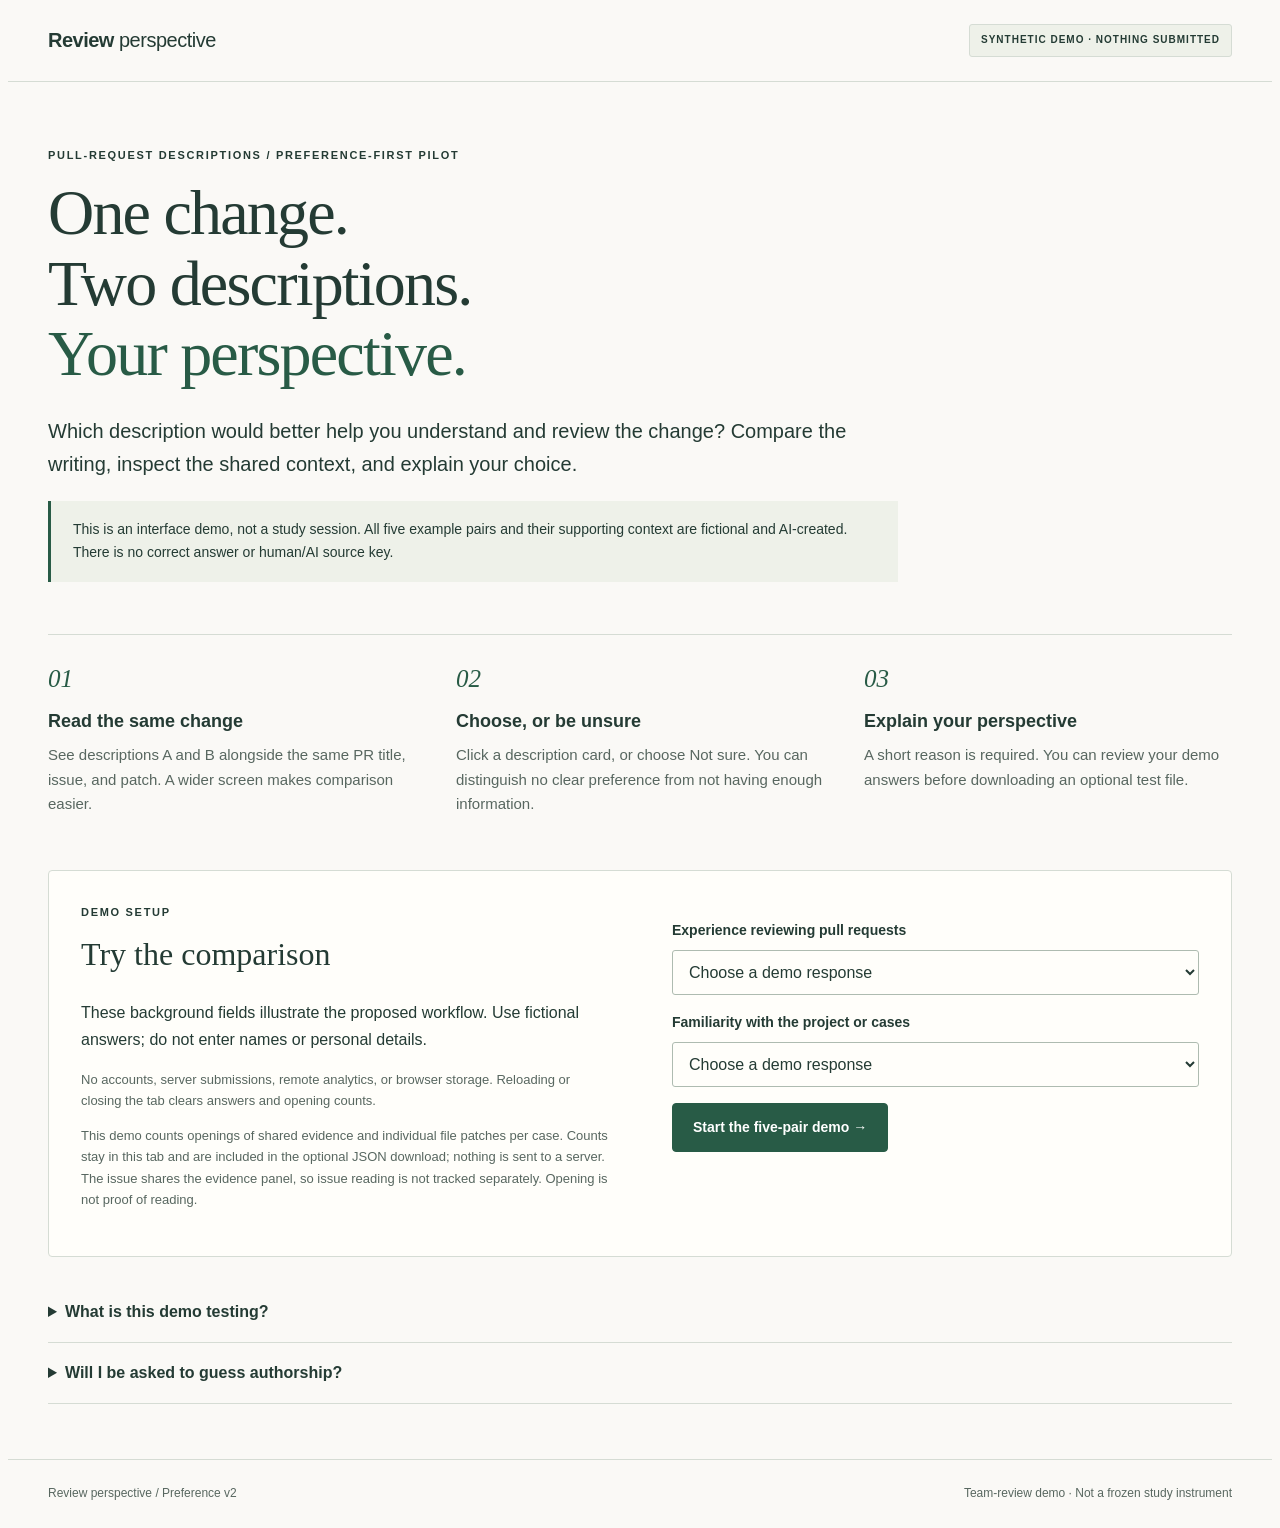
<file: index.html>
<!doctype html>
<html lang="en">
<head>
  <meta charset="utf-8">
  <meta name="viewport" content="width=device-width, initial-scale=1">
  <meta name="description" content="Synthetic demo of paired pull-request description preferences. No research responses are collected.">
  <meta http-equiv="Content-Security-Policy" content="default-src 'none'; script-src 'self'; style-src 'self'; img-src 'self'; connect-src 'none'; object-src 'none'; base-uri 'none'; form-action 'none'">
  <title>Review perspective · Paired-description demo</title>
  <link rel="stylesheet" href="styles.css">
  <script src="fixtures.js" defer></script>
  <script src="core.js" defer></script>
  <script src="interactions.js" defer></script>
  <script src="app.js" defer></script>
</head>
<body>
  <a class="skip-link" href="#main">Skip to content</a>
  <header class="site-header"><span class="brand">Review <span>perspective</span></span><span class="badge">SYNTHETIC DEMO · NOTHING SUBMITTED</span></header>
  <main id="main">
    <section id="welcome" aria-labelledby="welcome-title">
      <div class="hero">
        <p class="eyebrow">Pull-request descriptions / Preference-first pilot</p>
        <h1 id="welcome-title">One change.<br>Two descriptions.<br><em>Your perspective.</em></h1>
        <p class="lead">Which description would better help you understand and review the change? Compare the writing, inspect the shared context, and explain your choice.</p>
        <p class="demo-notice">This is an interface demo, not a study session. All five example pairs and their supporting context are fictional and AI-created. There is no correct answer or human/AI source key.</p>
      </div>
      <div class="steps">
        <section><p class="step-number">01</p><h2>Read the same change</h2><p>See descriptions A and B alongside the same PR title, issue, and patch. A wider screen makes comparison easier.</p></section>
        <section><p class="step-number">02</p><h2>Choose, or be unsure</h2><p>Click a description card, or choose Not sure. You can distinguish no clear preference from not having enough information.</p></section>
        <section><p class="step-number">03</p><h2>Explain your perspective</h2><p>A short reason is required. You can review your demo answers before downloading an optional test file.</p></section>
      </div>
      <section class="setup" aria-labelledby="setup-title">
        <div><p class="eyebrow">Demo setup</p><h2 id="setup-title">Try the comparison</h2><p>These background fields illustrate the proposed workflow. Use fictional answers; do not enter names or personal details.</p><p class="small">No accounts, server submissions, remote analytics, or browser storage. Reloading or closing the tab clears answers and opening counts.</p><p id="interaction-notice" class="small">This demo counts openings of shared evidence and individual file patches per case. Counts stay in this tab and are included in the optional JSON download; nothing is sent to a server. The issue shares the evidence panel, so issue reading is not tracked separately. Opening is not proof of reading.</p></div>
        <div class="setup-fields">
          <label for="experience">Experience reviewing pull requests</label>
          <select id="experience"><option value="">Choose a demo response</option><option value="none">None yet</option><option value="occasional">Occasional</option><option value="regular">Regular</option><option value="prefer_not">Prefer not to say</option></select>
          <label for="familiarity">Familiarity with the project or cases</label>
          <select id="familiarity"><option value="">Choose a demo response</option><option value="none">None</option><option value="project">Know the project, not these cases</option><option value="case">Have seen a case or description</option><option value="prefer_not">Prefer not to say</option></select>
          <p id="setup-error" class="error" role="alert"></p>
          <button id="start" class="button primary" type="button">Start the five-pair demo →</button>
        </div>
      </section>
      <details class="faq"><summary>What is this demo testing?</summary><p>The comparison layout, choice validation, uncertainty, explanations, navigation, and a labeled JSON export. It does not load real PRs, accept frozen packets, or test the study's findings. There is no live response collection or production finalization/locking.</p></details>
      <details class="faq"><summary>Will I be asked to guess authorship?</summary><p>No. This version focuses on which description you find more helpful. It does not ask who wrote it or score your judgment.</p></details>
    </section>

    <section id="assessment" aria-labelledby="assessment-title" hidden>
      <button id="overview" class="text-button" type="button">← Demo overview</button>
      <div class="page-heading"><div><p class="eyebrow">Paired comparison</p><h1 id="assessment-title" tabindex="-1">Which would help you review?</h1></div><span class="badge">FIVE FICTIONAL CHANGES</span></div>
      <p class="small">Synthetic examples only. No answers are submitted. Please do not include personal information in your explanation.</p>
      <div class="progress-row"><label id="progress-label" for="progress">0 of 5 answers saved</label><progress id="progress" value="0" max="5"></progress></div>
      <nav id="case-nav" class="case-nav" aria-label="Demo comparisons"></nav>
      <section class="shared-context" aria-labelledby="context-title"><div class="context-heading"><span class="eyebrow">PR title · Shared by A and B</span><h2 id="context-title"></h2></div>
        <details id="evidence"><summary>Inspect the shared issue and file patches</summary><h3>Issue</h3><p id="issue"></p><h3>File patches</h3><p id="patch-count" class="small"></p><div id="patches"></div><p class="small">Fictional supporting evidence, not a verified reference answer.</p></details>
      </section>
      <p class="narrow-note">A and B are stacked on this screen. Both use the same styling and shared context.</p>
      <fieldset class="preference-options" aria-describedby="choice-hint">
        <legend id="question">Which description would better help you understand and review this change?</legend>
        <p id="choice-hint" class="small">Click either card, or choose Not sure below (required). This selects your choice without saving or moving on. Keyboard: Tab to the choices, use arrow keys to switch, or Space to select.</p>
        <div class="pair-grid">
          <article id="card-a" class="description-panel" aria-labelledby="a-title">
            <label class="panel-heading"><input class="choice-input" type="radio" name="preference" value="A" aria-labelledby="a-title"><span id="a-title" class="panel-title">Description A</span><span class="selection-label" aria-hidden="true">Selected</span><span class="selection-mark" aria-hidden="true">✓</span></label>
            <div id="description-a" class="description-body"></div>
          </article>
          <article id="card-b" class="description-panel" aria-labelledby="b-title">
            <label class="panel-heading"><input class="choice-input" type="radio" name="preference" value="B" aria-labelledby="b-title"><span id="b-title" class="panel-title">Description B</span><span class="selection-label" aria-hidden="true">Selected</span><span class="selection-mark" aria-hidden="true">✓</span></label>
            <div id="description-b" class="description-body"></div>
          </article>
        </div>
        <label id="not-sure" class="uncertain-option"><input class="choice-input" type="radio" name="preference" value="unsure" aria-labelledby="not-sure-title"><span id="not-sure-title">Not sure</span><span class="selection-label" aria-hidden="true">Selected</span><span class="selection-mark" aria-hidden="true">✓</span></label>
      </fieldset>
      <section class="judgment" aria-labelledby="reason-title">
        <p class="eyebrow">Your perspective</p><h2 id="reason-title">Explain your choice</h2>
        <div id="uncertainty-field" hidden><label for="uncertainty">What does “Not sure” mean here? (required)</label><select id="uncertainty" disabled><option value="">Choose a reason for uncertainty</option><option value="no_clear_preference">No clear preference</option><option value="insufficient_information">Insufficient information</option></select></div>
        <label for="reason">What informed your choice? (required)</label>
        <p id="reason-hint" class="small">If you are not sure, explain what is unclear or missing. A short explanation is enough.</p>
        <textarea id="reason" rows="4" maxlength="6000" aria-describedby="reason-hint" placeholder="Explain in your own words."></textarea>
        <p id="validation" class="error" role="alert"></p>
        <div class="actions"><button id="previous" class="button secondary" type="button">← Previous pair</button><button id="save" class="button primary" type="button">Save demo answer &amp; continue →</button></div>
        <p id="save-status" class="small" role="status"></p><p class="small">Saved means held in this tab's memory, not sent to a server. You can change answers before downloading.</p>
      </section>
    </section>

    <section id="completion" aria-labelledby="completion-title" hidden>
      <p class="eyebrow">Demo complete</p><h1 id="completion-title" tabindex="-1">Your comparisons,<br>in one place.</h1>
      <p class="lead">Five fictional pairs explored. Nothing was submitted, and these answers are not research results.</p>
      <div id="answer-summary"></div>
      <div class="actions"><button id="review" class="button secondary" type="button">Review / edit answers</button><button id="download" class="button primary" type="button">Download demo JSON ↓</button><button id="restart" class="button secondary" type="button">Start over</button></div>
      <p id="download-status" role="status" class="small"></p>
      <p class="small">The optional file is marked DEMO_ONLY. It includes synthetic case identifiers, the demo seed and form, your demo background choices, your explanations, and evidence-opening counts. Counts do not establish reading. It is saved only when you request it; do not use it as participant data.</p>
    </section>
    <noscript><p class="demo-notice">JavaScript is required for this demo. No data has been collected.</p></noscript>
  </main>
  <footer><span>Review perspective / Preference v2</span><span>Team-review demo · Not a frozen study instrument</span></footer>
</body>
</html>
</file>
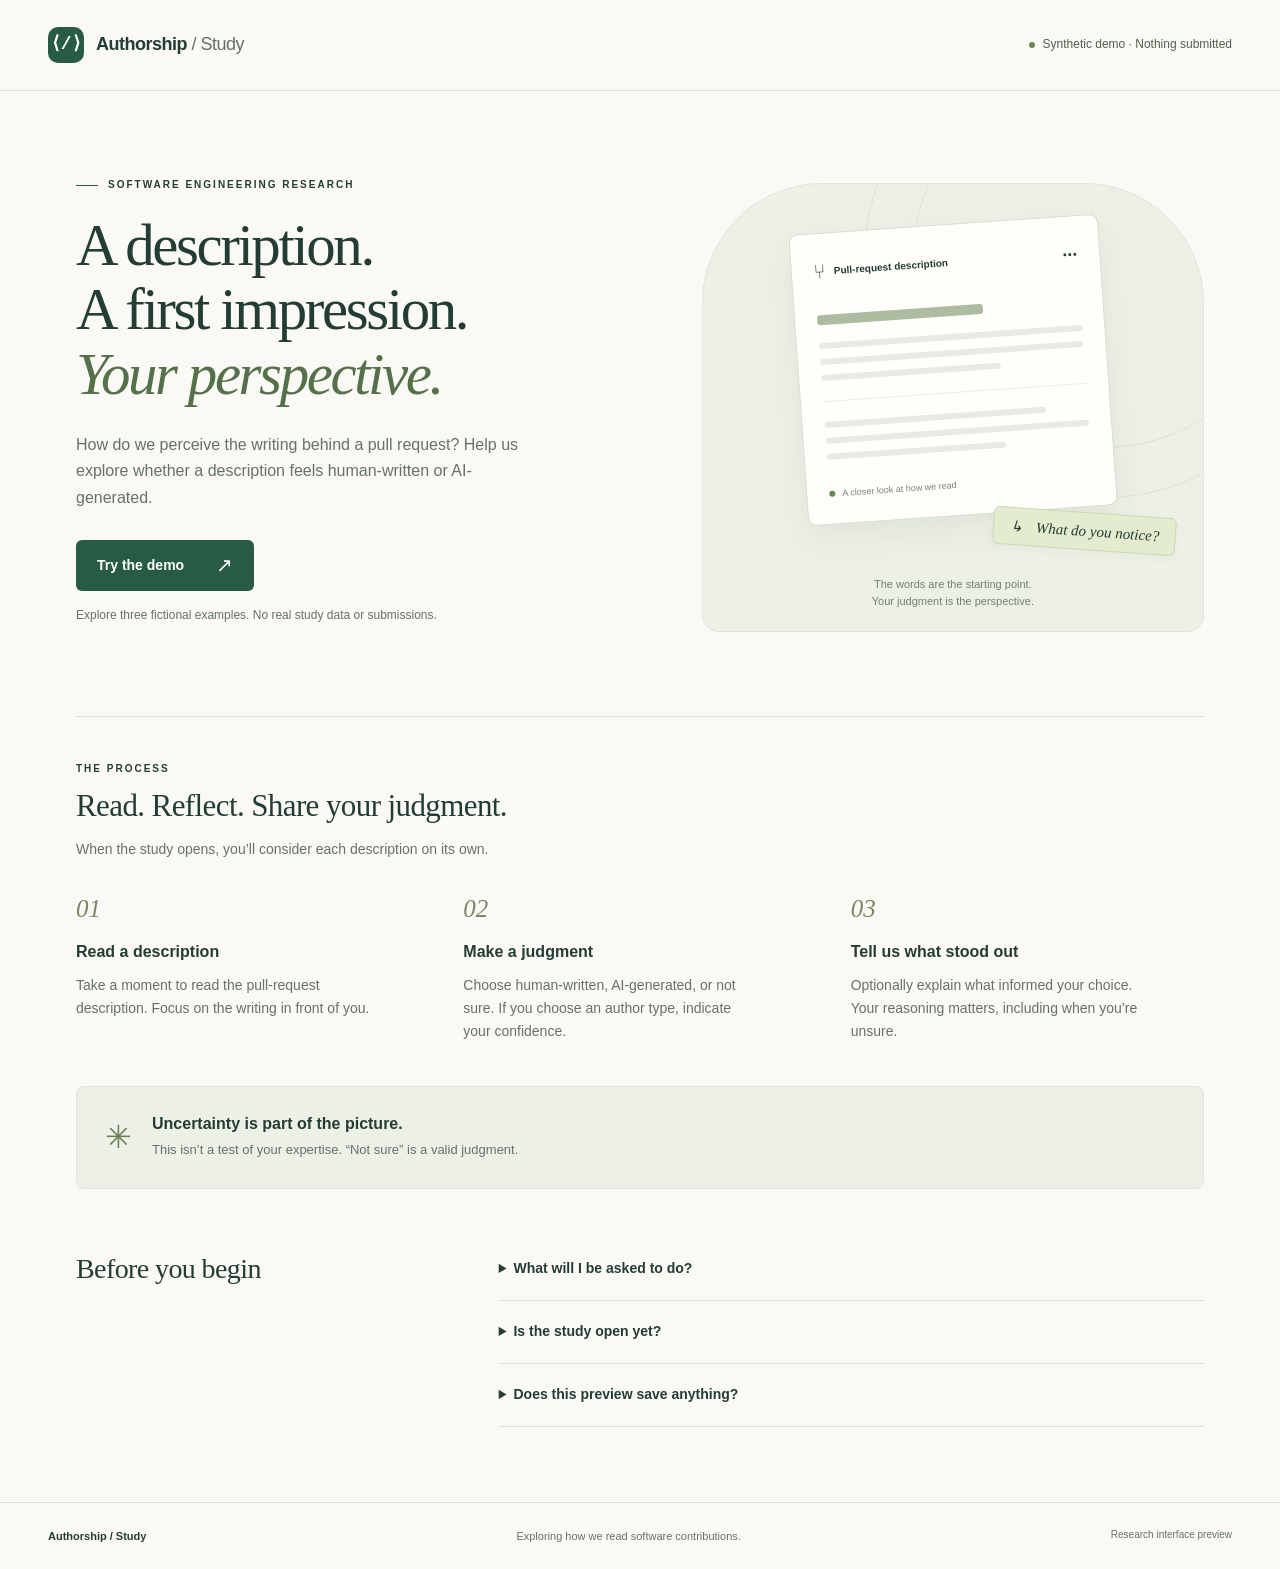
<file: authorship/index.html>
<!doctype html>
<html lang="en">
<head>
  <meta charset="utf-8">
  <meta name="viewport" content="width=device-width, initial-scale=1">
  <meta name="description" content="A research study exploring how people perceive the authorship of pull-request descriptions.">
  <meta http-equiv="Content-Security-Policy" content="default-src 'none'; script-src 'self'; style-src 'self'; img-src 'self'; connect-src 'none'; object-src 'none'; base-uri 'none'; form-action 'none'">
  <title>Authorship Study · Pull-request descriptions</title>
  <link rel="stylesheet" href="styles.css">
  <script src="app.js" defer></script>
</head>
<body>
  <a class="skip-link" href="#main">Skip to content</a>
  <header class="site-header">
    <a class="brand" href="#welcome" aria-label="Authorship Study home"><span class="brand-icon" aria-hidden="true">⟨/⟩</span><span>Authorship<span class="brand-light"> / Study</span></span></a>
    <span class="status"><span class="status-dot" aria-hidden="true"></span>Synthetic demo · Nothing submitted</span>
  </header>

  <main id="main">
    <section id="welcome" class="page" aria-labelledby="welcome-title">
      <div class="hero">
        <div class="hero-copy">
          <p class="eyebrow"><span aria-hidden="true"></span> Software engineering research</p>
          <h1 id="welcome-title">A description.<br>A first impression.<br><em>Your perspective.</em></h1>
          <p class="hero-intro">How do we perceive the writing behind a pull request? Help us explore whether a description feels human-written or AI-generated.</p>
          <a class="button primary" href="#assessment">Try the demo <span aria-hidden="true">↗</span></a>
          <p class="quiet hero-note">Explore three fictional examples. No real study data or submissions.</p>
        </div>
        <aside class="illustration" aria-label="An illustration of a pull-request description, with no study content">
          <div class="orbit orbit-one"></div><div class="orbit orbit-two"></div>
          <div class="document-card" aria-hidden="true">
            <div class="document-top"><span class="document-symbol">⑂</span><span>Pull-request description</span><span class="document-dots">···</span></div>
            <div class="skeleton skeleton-heading"></div>
            <div class="skeleton"></div><div class="skeleton"></div><div class="skeleton short"></div>
            <div class="document-rule"></div>
            <div class="skeleton medium"></div><div class="skeleton"></div><div class="skeleton short"></div>
            <div class="document-bottom"><span class="tiny-dot"></span> A closer look at how we read</div>
          </div>
          <div class="perspective-tag" aria-hidden="true"><span>↳</span> What do you notice?</div>
          <p class="illustration-caption">The words are the starting point.<br>Your judgment is the perspective.</p>
        </aside>
      </div>

      <section class="how-section" aria-labelledby="how-title">
        <div class="section-heading"><p class="eyebrow">The process</p><h2 id="how-title">Read. Reflect. Share your judgment.</h2><p>When the study opens, you’ll consider each description on its own.</p></div>
        <div class="steps">
          <article class="step"><span class="step-number">01</span><h3>Read a description</h3><p>Take a moment to read the pull-request description. Focus on the writing in front of you.</p></article>
          <article class="step"><span class="step-number">02</span><h3>Make a judgment</h3><p>Choose human-written, AI-generated, or not sure. If you choose an author type, indicate your confidence.</p></article>
          <article class="step"><span class="step-number">03</span><h3>Tell us what stood out</h3><p>Optionally explain what informed your choice. Your reasoning matters, including when you’re unsure.</p></article>
        </div>
      </section>
      <aside class="reassurance"><span class="reassurance-icon" aria-hidden="true">✳</span><div><h2>Uncertainty is part of the picture.</h2><p>This isn’t a test of your expertise. “Not sure” is a valid judgment.</p></div></aside>
      <section class="questions" aria-labelledby="questions-title">
        <h2 id="questions-title">Before you begin</h2>
        <details><summary>What will I be asked to do?</summary><p>Read individual pull-request descriptions, judge their likely authorship, and give a short reason. Please make independent judgments and don’t search for the original pull requests.</p></details>
        <details><summary>Is the study open yet?</summary><p>Not yet. This demo uses three fictional, AI-created examples to test the interface, not measure authorship accuracy. Participation and consent details will be added before the real study opens.</p></details>
        <details><summary>Does this preview save anything?</summary><p>Demo answers stay in this tab’s memory until you reload or close it. You can download a labeled demo JSON file at the end. Nothing is submitted; there are no analytics, cookies, or browser storage. Hosting providers may separately keep access logs.</p></details>
      </section>
    </section>

    <section id="assessment" class="page assessment-page" aria-labelledby="assessment-title" hidden>
      <a href="#welcome" class="back-link">← Back to overview</a>
      <div class="assessment-heading"><div><p class="eyebrow">Individual assessment</p><h1 id="assessment-title" tabindex="-1">Your reading. Your judgment.</h1></div><span class="preview-label">Synthetic data only</span></div>
      <p class="demo-notice">Demo mode: these examples are fictional and AI-created. Try any judgments to explore the workflow. Answers disappear on reload.</p>
      <div id="demo-workspace">
      <div class="demo-progress"><label for="progress" id="progress-label">0 of 3 saved</label><progress id="progress" value="0" max="3"></progress></div>
      <nav id="items" class="item-nav" aria-label="Demo descriptions"></nav>
      <div class="assessment-layout">
        <section class="reading-panel" aria-labelledby="description-title">
          <div class="panel-heading"><h2 id="description-title">Pull-request description</h2><span id="item-count"></span></div>
          <article id="description" class="demo-description" tabindex="-1"></article>
        </section>
        <section class="judgment-panel" aria-labelledby="judgment-title">
          <p class="eyebrow">Your perspective</p><h2 id="judgment-title">Who do you think wrote this?</h2><p class="quiet">Try a judgment. You can also explain what stood out.</p>
          <fieldset><legend>Authorship judgment</legend>
            <label class="choice"><input type="radio" name="authorship" value="human"> Human-written</label>
            <label class="choice"><input type="radio" name="authorship" value="ai"> AI-generated</label>
            <label class="choice"><input type="radio" name="authorship" value="unsure"> Not sure</label>
            <label class="field-label" for="confidence">How confident are you?</label><select id="confidence"><option value="">Choose confidence</option><option value="1">1 — Guessing</option><option value="2">2 — Low</option><option value="3">3 — Moderate</option><option value="4">4 — High</option><option value="5">5 — Very high</option></select>
            <p class="field-hint">Not applicable if you choose “Not sure”.</p>
            <label class="field-label" for="reason">What informed your judgment? (optional)</label><textarea id="reason" rows="4" maxlength="6000" placeholder="What stood out in the writing?"></textarea>
            <p id="validation" class="validation" role="alert"></p>
            <button id="save" class="button primary" type="button">Save &amp; continue →</button>
          </fieldset><p class="field-hint">Choose a judgment and confidence level. Confidence is omitted for “Not sure”. The explanation is optional.</p>
        </section>
      </div>
      <div class="demo-actions"><button id="previous" class="button secondary" type="button">← Previous description</button><span id="save-status" class="quiet" role="status"></span></div>
      </div>
      <section id="completion" class="completion" aria-labelledby="completion-title" hidden>
        <span class="empty-pill">Demo complete</span><h2 id="completion-title" tabindex="-1">Thanks for trying it out.</h2><p>You’ve explored all three fictional descriptions. Nothing has been submitted, and these judgments are not research results.</p>
        <div id="answer-summary" class="answer-summary"></div>
        <div class="demo-actions"><button id="review" class="button secondary" type="button">Review answers</button><button id="download" class="button primary" type="button">Download demo JSON ↓</button><button id="restart" class="button secondary" type="button">Start over</button></div>
        <p class="field-hint">The download is marked DEMO_ONLY. Refreshing clears all answers.</p>
      </section>
    </section>
    <noscript><p class="noscript">Enable JavaScript to try the interactive demo.</p></noscript>
  </main>
  <footer class="site-footer"><span>Authorship / Study</span><p>Exploring how we read software contributions.</p><span class="footer-note">Research interface preview</span></footer>
</body>
</html>
</file>
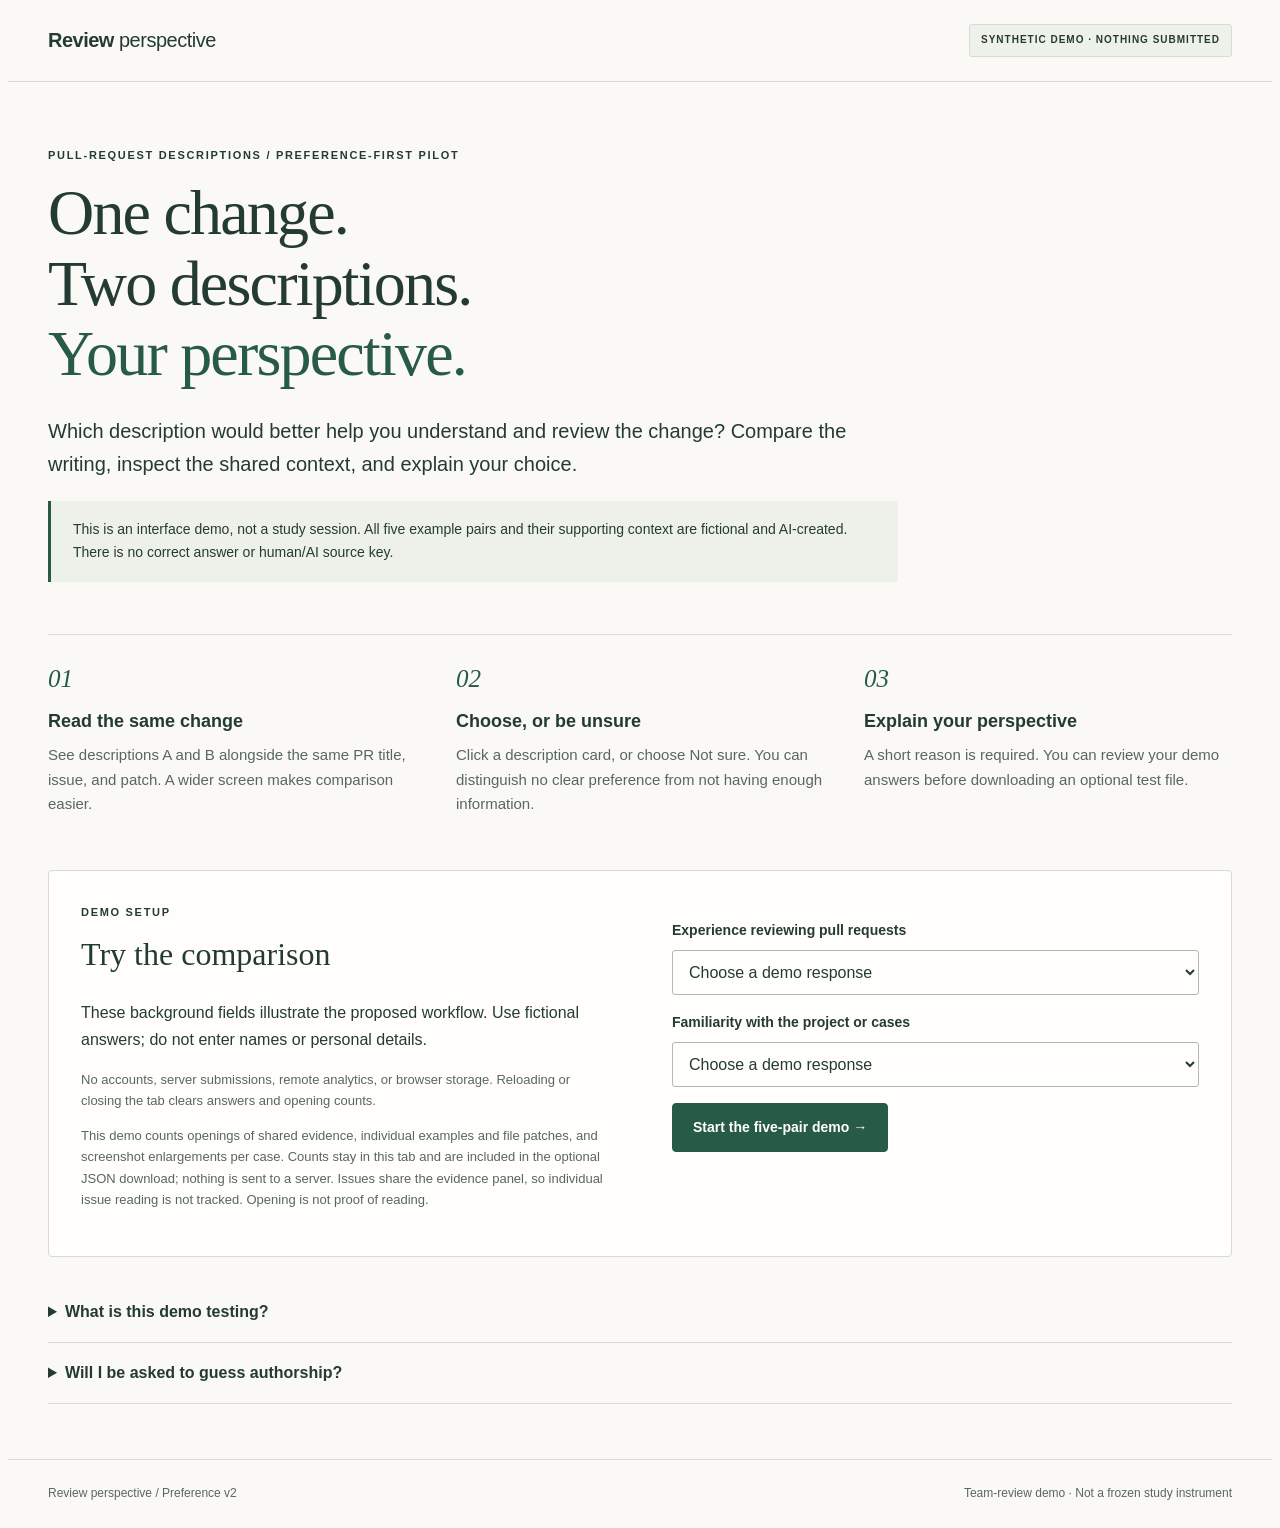
<file: preference/index.html>
<!doctype html>
<html lang="en">
<head>
  <meta charset="utf-8">
  <meta name="viewport" content="width=device-width, initial-scale=1">
  <meta name="description" content="Synthetic demo of paired pull-request description preferences. No research responses are collected.">
  <meta http-equiv="Content-Security-Policy" content="default-src 'none'; script-src 'self'; style-src 'self'; img-src 'self'; connect-src 'none'; object-src 'none'; base-uri 'none'; form-action 'none'">
  <title>Review perspective · Paired-description demo</title>
  <link rel="stylesheet" href="styles.css">
  <script src="fixtures.js" defer></script>
  <script src="core.js" defer></script>
  <script src="rich-content.js" defer></script>
  <script src="interactions.js" defer></script>
  <script src="app.js" defer></script>
</head>
<body>
  <a class="skip-link" href="#main">Skip to content</a>
  <header class="site-header"><span class="brand">Review <span>perspective</span></span><span class="badge">SYNTHETIC DEMO · NOTHING SUBMITTED</span></header>
  <main id="main">
    <section id="welcome" aria-labelledby="welcome-title">
      <div class="hero">
        <p class="eyebrow">Pull-request descriptions / Preference-first pilot</p>
        <h1 id="welcome-title">One change.<br>Two descriptions.<br><em>Your perspective.</em></h1>
        <p class="lead">Which description would better help you understand and review the change? Compare the writing, inspect the shared context, and explain your choice.</p>
        <p class="demo-notice">This is an interface demo, not a study session. All five example pairs and their supporting context are fictional and AI-created. There is no correct answer or human/AI source key.</p>
      </div>
      <div class="steps">
        <section><p class="step-number">01</p><h2>Read the same change</h2><p>See descriptions A and B alongside the same PR title, issue, and patch. A wider screen makes comparison easier.</p></section>
        <section><p class="step-number">02</p><h2>Choose, or be unsure</h2><p>Click a description card, or choose Not sure. You can distinguish no clear preference from not having enough information.</p></section>
        <section><p class="step-number">03</p><h2>Explain your perspective</h2><p>A short reason is required. You can review your demo answers before downloading an optional test file.</p></section>
      </div>
      <section class="setup" aria-labelledby="setup-title">
        <div><p class="eyebrow">Demo setup</p><h2 id="setup-title">Try the comparison</h2><p>These background fields illustrate the proposed workflow. Use fictional answers; do not enter names or personal details.</p><p class="small">No accounts, server submissions, remote analytics, or browser storage. Reloading or closing the tab clears answers and opening counts.</p><p id="interaction-notice" class="small">This demo counts openings of shared evidence, individual examples and file patches, and screenshot enlargements per case. Counts stay in this tab and are included in the optional JSON download; nothing is sent to a server. Issues share the evidence panel, so individual issue reading is not tracked. Opening is not proof of reading.</p></div>
        <div class="setup-fields">
          <label for="experience">Experience reviewing pull requests</label>
          <select id="experience"><option value="">Choose a demo response</option><option value="none">None yet</option><option value="occasional">Occasional</option><option value="regular">Regular</option><option value="prefer_not">Prefer not to say</option></select>
          <label for="familiarity">Familiarity with the project or cases</label>
          <select id="familiarity"><option value="">Choose a demo response</option><option value="none">None</option><option value="project">Know the project, not these cases</option><option value="case">Have seen a case or description</option><option value="prefer_not">Prefer not to say</option></select>
          <p id="setup-error" class="error" role="alert"></p>
          <button id="start" class="button primary" type="button">Start the five-pair demo →</button>
        </div>
      </section>
      <details class="faq"><summary>What is this demo testing?</summary><p>The comparison layout, choice validation, uncertainty, explanations, navigation, and a labeled JSON export. It does not load real PRs, accept frozen packets, or test the study's findings. There is no live response collection or production finalization/locking.</p></details>
      <details class="faq"><summary>Will I be asked to guess authorship?</summary><p>No. This version focuses on which description you find more helpful. It does not ask who wrote it or score your judgment.</p></details>
    </section>

    <section id="assessment" aria-labelledby="assessment-title" hidden>
      <button id="overview" class="text-button" type="button">← Demo overview</button>
      <div class="page-heading"><div><p class="eyebrow">Paired comparison</p><h1 id="assessment-title" tabindex="-1">Which would help you review?</h1></div><span class="badge">FIVE FICTIONAL CHANGES</span></div>
      <p class="small">Synthetic examples only. No answers are submitted. Please do not include personal information in your explanation.</p>
      <div class="progress-row"><label id="progress-label" for="progress">0 of 5 answers saved</label><progress id="progress" value="0" max="5"></progress></div>
      <nav id="case-nav" class="case-nav" aria-label="Demo comparisons"></nav>
      <section class="shared-context" aria-labelledby="context-title"><div class="context-heading"><span class="eyebrow">PR title · Shared by A and B</span><h2 id="context-title"></h2></div>
        <details id="evidence"><summary>Inspect the shared issue, screenshots, examples, and patches</summary><h3>Issue</h3><div id="issue" class="rich-content"></div><div id="examples" hidden></div><h3>File patches</h3><p id="patch-count" class="small"></p><div id="patches"></div><p class="small">Fictional supporting evidence, not a verified reference answer.</p></details>
      </section>
      <p class="narrow-note">A and B are stacked on this screen. Both use the same styling and shared context.</p>
      <fieldset class="preference-options" aria-describedby="choice-hint">
        <legend id="question">Which description would better help you understand and review this change?</legend>
        <p id="choice-hint" class="small">Click either card, or choose Not sure below (required). This selects your choice without saving or moving on. Keyboard: Tab to the choices, use arrow keys to switch, or Space to select.</p>
        <div class="pair-grid">
          <article id="card-a" class="description-panel" aria-labelledby="a-title">
            <label class="panel-heading"><input class="choice-input" type="radio" name="preference" value="A" aria-labelledby="a-title"><span id="a-title" class="panel-title">Description A</span><span class="selection-label" aria-hidden="true">Selected</span><span class="selection-mark" aria-hidden="true">✓</span></label>
            <div id="description-a" class="description-body"></div>
          </article>
          <article id="card-b" class="description-panel" aria-labelledby="b-title">
            <label class="panel-heading"><input class="choice-input" type="radio" name="preference" value="B" aria-labelledby="b-title"><span id="b-title" class="panel-title">Description B</span><span class="selection-label" aria-hidden="true">Selected</span><span class="selection-mark" aria-hidden="true">✓</span></label>
            <div id="description-b" class="description-body"></div>
          </article>
        </div>
        <label id="not-sure" class="uncertain-option"><input class="choice-input" type="radio" name="preference" value="unsure" aria-labelledby="not-sure-title"><span id="not-sure-title">Not sure</span><span class="selection-label" aria-hidden="true">Selected</span><span class="selection-mark" aria-hidden="true">✓</span></label>
      </fieldset>
      <section class="judgment" aria-labelledby="reason-title">
        <p class="eyebrow">Your perspective</p><h2 id="reason-title">Explain your choice</h2>
        <div id="uncertainty-field" hidden><label for="uncertainty">What does “Not sure” mean here? (required)</label><select id="uncertainty" disabled><option value="">Choose a reason for uncertainty</option><option value="no_clear_preference">No clear preference</option><option value="insufficient_information">Insufficient information</option></select></div>
        <label for="reason">What informed your choice? (required)</label>
        <p id="reason-hint" class="small">If you are not sure, explain what is unclear or missing. A short explanation is enough.</p>
        <textarea id="reason" rows="4" maxlength="6000" aria-describedby="reason-hint" placeholder="Explain in your own words."></textarea>
        <p id="validation" class="error" role="alert"></p>
        <div class="actions"><button id="previous" class="button secondary" type="button">← Previous pair</button><button id="save" class="button primary" type="button">Save demo answer &amp; continue →</button></div>
        <p id="save-status" class="small" role="status"></p><p class="small">Saved means held in this tab's memory, not sent to a server. You can change answers before downloading.</p>
      </section>
    </section>

    <section id="completion" aria-labelledby="completion-title" hidden>
      <p class="eyebrow">Demo complete</p><h1 id="completion-title" tabindex="-1">Your comparisons,<br>in one place.</h1>
      <p class="lead">Five fictional pairs explored. Nothing was submitted, and these answers are not research results.</p>
      <div id="answer-summary"></div>
      <div class="actions"><button id="review" class="button secondary" type="button">Review / edit answers</button><button id="download" class="button primary" type="button">Download demo JSON ↓</button><button id="restart" class="button secondary" type="button">Start over</button></div>
      <p id="download-status" role="status" class="small"></p>
      <p class="small">The optional file is marked DEMO_ONLY. It includes synthetic case identifiers, the demo seed and form, your demo background choices, your explanations, and evidence-opening/image-enlargement counts. Counts do not establish reading. It is saved only when you request it; do not use it as participant data.</p>
    </section>
    <noscript><p class="demo-notice">JavaScript is required for this demo. No data has been collected.</p></noscript>
  </main>
  <footer><span>Review perspective / Preference v2</span><span>Team-review demo · Not a frozen study instrument</span></footer>
  <dialog id="image-dialog" aria-labelledby="zoom-title">
    <div class="zoom-toolbar"><h2 id="zoom-title">Screenshot</h2><button id="close-image" class="button secondary" type="button" autofocus>Close screenshot</button></div>
    <label class="zoom-toggle"><input id="zoom-original" type="checkbox"> Show original size (scroll to inspect)</label>
    <div class="zoom-viewport" tabindex="0" role="region" aria-label="Enlarged screenshot"><img id="zoom-image" alt=""></div><p id="zoom-caption"></p>
  </dialog>
</body>
</html>
</file>
<file: styles.css>
:root { color-scheme: light; --paper: #faf9f6; --surface: #fffefa; --ink: #243b34; --muted: #586760; --line: #d5dcd4; --accent: #285b46; --wash: #eef1e9; font: 16px/1.65 -apple-system, BlinkMacSystemFont, "Segoe UI", sans-serif; }
* { box-sizing: border-box; }
body { margin: 0; background: var(--paper); color: var(--ink); }
[hidden] { display: none !important; }
button, input, select, textarea { font: inherit; }
button, select, summary, .description-panel, .panel-heading, .uncertain-option { cursor: pointer; }
a { color: inherit; }
:focus-visible { outline: 3px solid #a46221; outline-offset: 4px; }
.skip-link { position: absolute; top: -100px; left: 20px; padding: 12px; background: white; z-index: 3; }
.skip-link:focus { top: 8px; }
.site-header, main, footer { max-width: 1264px; margin: 0 auto; padding-left: 40px; padding-right: 40px; }
.site-header, footer { display: flex; justify-content: space-between; align-items: center; gap: 20px; }
.site-header { padding-top: 24px; padding-bottom: 24px; border-bottom: 1px solid var(--line); }
.brand { font-size: 20px; font-weight: 700; letter-spacing: -.5px; }
.brand span { font-weight: 400; }
.badge { font-size: 10px; font-weight: 700; letter-spacing: 1px; padding: 7px 11px; background: var(--wash); border: 1px solid var(--line); border-radius: 3px; }
.hero { padding: 64px 0 38px; max-width: 940px; }
h1, h2, h3, p { margin-top: 0; }
h1 { font: normal clamp(40px, 5vw, 66px)/1.1 Georgia, serif; letter-spacing: -1.8px; margin-bottom: 26px; }
h1 em { font-style: normal; color: var(--accent); }
h2 { line-height: 1.35; }
.eyebrow { font-size: 11px; text-transform: uppercase; letter-spacing: 1.7px; font-weight: 700; margin-bottom: 14px; }
.lead { font-size: 20px; line-height: 1.65; max-width: 820px; }
.demo-notice { padding: 17px 22px; border-left: 3px solid var(--accent); background: var(--wash); font-size: 14px; max-width: 850px; }
.steps { display: grid; grid-template-columns: repeat(3, minmax(0, 1fr)); gap: 40px; border-top: 1px solid var(--line); padding: 30px 0; }
.step-number { font: italic 25px Georgia, serif; color: var(--accent); margin-bottom: 16px; }
.steps h2 { font-size: 18px; margin-bottom: 10px; }
.steps p:not(.step-number) { font-size: 15px; color: var(--muted); }
.setup { display: grid; grid-template-columns: 1fr 1fr; gap: 64px; padding: 32px; background: var(--surface); border: 1px solid var(--line); border-radius: 4px; margin: 8px 0 25px; }
.setup h2 { font: normal 32px/1.2 Georgia, serif; }
.setup-fields > label:first-child { margin-top: 0; }
#start { margin-top: 16px; }
label, legend { font-size: 14px; font-weight: 600; }
label:not(.panel-heading):not(.uncertain-option) { display: block; margin: 16px 0 8px; }
select, textarea { display: block; width: 100%; border: 1px solid #aebbb0; border-radius: 3px; padding: 12px; color: var(--ink); background: var(--surface); }
textarea { resize: vertical; line-height: 1.65; }
.small { color: var(--muted); font-size: 13px; }
.small, .demo-notice, .summary-reason { overflow-wrap: anywhere; }
.button { display: inline-flex; align-items: center; justify-content: center; padding: 12px 20px; min-height: 48px; border: 1px solid var(--line); border-radius: 4px; font-size: 14px; font-weight: 600; text-decoration: none; }
.primary { color: white; background: var(--accent); border-color: var(--accent); }
.primary:hover { background: #1b4332; }
.secondary { background: var(--surface); color: var(--ink); }
.button:disabled { opacity: .5; cursor: not-allowed; }
.text-button { background: transparent; color: var(--ink); border: 0; padding: 10px 0; font-size: 14px; }
.faq { padding: 17px 0; border-bottom: 1px solid var(--line); }
.faq summary { font-weight: 600; }
.faq p { margin: 12px 0 0; max-width: 900px; font-size: 14px; }
#assessment, #completion { padding-top: 30px; }
.page-heading { display: flex; align-items: center; justify-content: space-between; gap: 20px; margin-top: 25px; }
.page-heading h1 { font-size: clamp(30px, 4vw, 44px); letter-spacing: -1px; margin-bottom: 16px; }
.page-heading .badge { flex-shrink: 0; }
.progress-row { display: flex; align-items: center; gap: 20px; margin: 24px 0 12px; }
.progress-row label { margin: 0; flex-shrink: 0; }
progress { accent-color: var(--accent); width: 100%; min-width: 0; height: 8px; }
.case-nav, .actions { display: flex; flex-wrap: wrap; align-items: center; gap: 12px; margin: 20px 0; }
.case-nav button { background: var(--surface); color: var(--ink); border: 1px solid var(--line); border-radius: 3px; padding: 10px 16px; min-height: 44px; }
.case-nav button[aria-current="step"] { color: white; background: var(--accent); border-color: var(--accent); }
.shared-context { padding: 22px 26px; background: var(--wash); border: 1px solid var(--line); border-radius: 4px; margin-bottom: 24px; }
.context-heading h2 { font-size: 21px; margin: 4px 0 10px; }
.context-heading .eyebrow { font-size: 10px; }
.shared-context summary { padding: 8px 0; font-size: 14px; font-weight: 600; }
.shared-context h3 { font-size: 14px; margin: 20px 0 8px; }
pre { max-width: 100%; white-space: pre-wrap; overflow-wrap: anywhere; background: var(--surface); padding: 16px; border: 1px solid var(--line); font: 13px/1.65 ui-monospace, Menlo, monospace; }
.patch-file { margin: 10px 0; border: 1px solid var(--line); border-radius: 3px; background: var(--surface); min-width: 0; }
.shared-context .patch-file > summary { padding: 12px 16px; overflow-wrap: anywhere; }
.patch-filename { font: 13px/1.65 ui-monospace, Menlo, monospace; white-space: pre-wrap; }
.patch-view { padding: 12px 0; margin: 0; border: 0; border-top: 1px solid var(--line); }
.patch-code { display: block; white-space: normal; }
.patch-unavailable-label { display: inline-block; margin-left: 12px; font-size: 12px; color: #7b4e23; }
.patch-missing { margin: 0; padding: 14px 16px; font-size: 13px; color: #704621; background: #faf0df; overflow-wrap: anywhere; }
.patch-line { display: block; padding: 0 16px; min-height: 1.65em; white-space: pre-wrap; overflow-wrap: anywhere; }
.patch-removed { color: #8b2525; background: #fce9e7; }
.patch-added { color: #205837; background: #e7f3e8; }
.pair-grid { display: grid; grid-template-columns: repeat(2, minmax(0, 1fr)); gap: 24px; align-items: stretch; }
.description-panel { background: var(--surface); border: 1px solid var(--line); border-radius: 4px; min-width: 0; }
.panel-heading { display: flex; align-items: center; gap: 12px; padding: 15px 24px; border-bottom: 1px solid var(--line); position: relative; }
.panel-title { font-size: 15px; }
.choice-input { position: absolute; width: 1px; height: 1px; padding: 0; margin: -1px; overflow: hidden; clip-path: inset(50%); white-space: nowrap; border: 0; }
.selection-label { margin-left: auto; visibility: hidden; font-size: 12px; font-weight: 600; }
.selection-mark { display: grid; place-items: center; flex: 0 0 22px; height: 22px; border: 1px solid #82968a; border-radius: 50%; font-size: 14px; color: transparent; background: var(--surface); }
.description-panel:has(input:checked), .uncertain-option:has(input:checked) { border-color: var(--accent); box-shadow: inset 0 0 0 1px var(--accent); }
.description-panel:has(input:checked) .panel-heading, .uncertain-option:has(input:checked) { background: var(--wash); }
input:checked ~ .selection-label { visibility: visible; }
input:checked ~ .selection-mark { color: white; background: var(--accent); border-color: var(--accent); }
.description-panel:has(input:focus-visible), .uncertain-option:has(input:focus-visible) { outline: 3px solid #a46221; outline-offset: 4px; }
@media (hover: hover) { .description-panel:hover, .uncertain-option:hover { border-color: var(--accent); } }
.description-body { padding: 24px; overflow-wrap: anywhere; }
.description-body h3 { font-size: 19px; line-height: 1.4; }
.description-body h4 { font-size: 15px; margin: 20px 0 8px; }
.description-body p, .description-body li { font-size: 16px; line-height: 1.75; }
.description-body ul { padding-left: 22px; }
.description-body > :last-child { margin-bottom: 0; }
.narrow-note { display: none; font-size: 13px; color: var(--muted); }
.judgment { padding: 30px; margin-top: 26px; border-top: 2px solid var(--accent); background: var(--surface); }
.judgment h2 { font: normal 29px/1.3 Georgia, serif; max-width: 880px; }
fieldset { border: 0; padding: 0; margin: 20px 0 0; min-width: 0; }
legend { margin-bottom: 10px; }
.preference-options legend { font: normal 29px/1.3 Georgia, serif; max-width: 900px; padding: 0; }
.uncertain-option { display: flex; position: relative; align-items: center; gap: 12px; width: 100%; padding: 16px 24px; min-height: 54px; border: 1px solid var(--line); border-radius: 4px; margin-top: 18px; background: var(--surface); }
input[type="radio"] { margin: 0; accent-color: var(--accent); }
#uncertainty-field { max-width: 570px; }
#reason-hint { margin-bottom: 8px; }
.error { color: #963b30; font-size: 14px; }
.error:empty { display: none; }
#validation { margin: 16px 0; }
.summary-item { padding: 22px 0; border-top: 1px solid var(--line); }
.summary-item h2 { font-size: 19px; margin-bottom: 8px; }
.summary-reason { white-space: pre-wrap; margin-bottom: 0; }
footer { margin-top: 55px; padding-top: 24px; padding-bottom: 24px; border-top: 1px solid var(--line); font-size: 12px; color: var(--muted); }
@media (max-width: 800px) {
  .site-header, main, footer { padding-left: 24px; padding-right: 24px; }
  .site-header, .page-heading { flex-wrap: wrap; }
  .steps { gap: 24px; }
  .setup { gap: 26px; padding: 24px; }
  .description-body, .panel-heading { padding: 18px; }
  .pair-grid { gap: 16px; }
}
@media (max-width: 640px) {
  .site-header, main, footer { padding-left: 18px; padding-right: 18px; }
  .hero { padding-top: 38px; }
  h1 { font-size: 43px; }
  .lead { font-size: 18px; }
  .steps, .setup, .pair-grid { grid-template-columns: 1fr; }
  .steps { gap: 8px; }
  .setup { padding: 20px; }
  .progress-row { gap: 12px; }
  .progress-row label { font-size: 12px; }
  .case-nav { gap: 8px; }
  .case-nav button { padding: 9px 12px; }
  .shared-context { padding: 18px; }
  .judgment { padding: 22px 18px; }
  .judgment h2 { font-size: 25px; }
  .preference-options legend { font-size: 25px; }
  .narrow-note { display: block; }
  .actions .button { flex: 1 1 100%; }
  footer { flex-direction: column; align-items: flex-start; gap: 6px; }
}
</file>
<file: authorship/styles.css>
@charset "UTF-8";
.demo-notice{padding:15px 20px;background:#edf0e7;border-radius:8px;font-size:13px}.demo-progress{display:flex;align-items:center;gap:18px;margin-top:25px;font-size:13px}.demo-progress progress{accent-color:#285b46;flex:1;min-width:0;height:8px}.item-nav,.demo-actions{display:flex;flex-wrap:wrap;align-items:center;gap:12px;margin:20px 0}.secondary{background:#fffefb;border-color:#dce1d8!important;color:#233c34}.item-nav [aria-current]{background:#285b46;color:white}.demo-description{padding:30px;overflow-wrap:anywhere;min-height:380px}.demo-description h3{font:normal 27px/1.3 Georgia,serif}.demo-description p{font-size:16px;line-height:1.8}.choice:has(input:checked){background:#e9efdf;border-color:#557149;color:#233c34}.choice{cursor:pointer}.choice,select,textarea{color:#233c34!important}select:disabled{opacity:.55}.validation{font-size:13px;color:#9b302b;margin-top:12px}.validation:empty{display:none}.completion{max-width:850px;margin:40px auto;padding:32px;background:#fffefb;border:1px solid #dce1d8;border-radius:10px}.completion h2{font:normal 36px/1.2 Georgia,serif;margin-top:24px}.answer-summary article{border-top:1px solid #dce1d8;padding:18px 0;overflow-wrap:anywhere}.answer-summary h3{font-size:16px;margin:0}.answer-summary article>p:last-child{white-space:pre-wrap;margin:12px 0 0}.demo-actions .quiet{font-size:12px}.demo-description:focus,.completion h2:focus{outline:none}@media(max-width:640px){.demo-description{padding:23px;min-height:0}.completion{padding:23px}.completion .demo-actions{align-items:stretch;flex-direction:column}.demo-progress{gap:12px}}
:root{color-scheme:light;--paper:#faf9f6;--ink:#233c34;--muted:#65716b;--green:#285b46;--line:#dce1d8;--soft:#edf0e7;--serif:Georgia,'Times New Roman',serif;font:16px/1.65 -apple-system,BlinkMacSystemFont,'Segoe UI',sans-serif}
*{box-sizing:border-box}body{margin:0;background:var(--paper);color:var(--ink)}a{color:inherit}button,input,select,textarea{font:inherit}button,a,input,select,textarea,summary{-webkit-tap-highlight-color:transparent}a:focus-visible,button:focus-visible,input:focus-visible,select:focus-visible,textarea:focus-visible,summary:focus-visible{outline:3px solid #af681e;outline-offset:5px}[hidden]{display:none!important}.skip-link{position:absolute;top:-100px;left:20px;padding:10px;background:white;z-index:5}.skip-link:focus{top:12px}.site-header,.site-footer{max-width:1320px;margin:auto;padding:27px 48px;display:flex;align-items:center;justify-content:space-between;gap:24px}.site-header{border-bottom:1px solid var(--line)}.brand{display:flex;align-items:center;gap:12px;text-decoration:none;font-size:18px;font-weight:650;letter-spacing:-.5px}.brand-icon{display:grid;place-items:center;background:var(--green);color:white;width:36px;height:36px;border-radius:10px;font-size:18px;font-family:monospace}.brand-light{font-weight:400;color:var(--muted)}.status{font-size:12px;color:#52604f;display:flex;gap:8px;align-items:center}.status-dot,.tiny-dot{width:6px;height:6px;border-radius:50%;background:#6c8555;display:inline-block;flex-shrink:0}.page{max-width:1224px;margin:auto;padding:0 48px}.hero{display:grid;grid-template-columns:1.15fr 1fr;gap:48px;align-items:center;padding:86px 0 78px}.eyebrow{font-size:10px;font-weight:700;letter-spacing:2px;text-transform:uppercase;margin:0 0 20px;display:flex;align-items:center;gap:10px}.eyebrow>span{width:22px;height:1px;background:var(--green)}h1,h2,h3,p{margin-top:0}h1{font:normal clamp(42px,4.6vw,62px)/1.1 var(--serif);letter-spacing:-2.4px;margin-bottom:24px}h1 em{font-weight:normal;color:#557149}h2{font-weight:550;letter-spacing:-.6px;line-height:1.3}h3{font-weight:600;line-height:1.4}.hero-intro{max-width:445px;font-size:16px;color:var(--muted);margin-bottom:29px}.button{display:inline-flex;align-items:center;justify-content:space-between;gap:32px;text-decoration:none;border:1px solid transparent;border-radius:6px;padding:13px 20px;font-size:14px;font-weight:550;min-height:48px;cursor:pointer}.primary{background:var(--green);color:white}.primary:hover:not(:disabled){background:#19432f}.button span{font-size:20px;line-height:1}.quiet{color:var(--muted);font-size:14px}.hero-note{font-size:12px;margin-top:15px;max-width:370px}.illustration{min-height:420px;background:#edf0e7;border:1px solid #e1e6d9;border-radius:120px 120px 16px 16px;position:relative;display:flex;flex-direction:column;align-items:center;justify-content:center;overflow:hidden;padding:40px 27px 20px}.orbit{position:absolute;width:380px;height:380px;border:1px solid #dce3d3;border-radius:50%;top:-116px;right:-90px}.orbit-two{width:470px;height:470px;right:-130px;top:-155px}.document-card{position:relative;width:100%;max-width:310px;background:#fffefb;border:1px solid #d9dfd2;border-radius:9px;padding:22px;transform:rotate(-4deg);box-shadow:0 14px 32px #273b2610}.document-top{display:flex;align-items:center;gap:8px;font-size:10px;font-weight:550;margin-bottom:26px}.document-symbol{font-size:20px;color:#51704e}.document-dots{margin-left:auto;font-size:18px}.skeleton{height:6px;background:#e9eae3;border-radius:3px;margin-bottom:10px;width:100%}.skeleton-heading{height:10px;width:63%;background:#adbca1;margin-bottom:18px}.skeleton.short{width:68%}.skeleton.medium{width:84%}.document-rule{height:1px;background:#eceee7;margin:20px 0}.document-bottom{display:flex;align-items:center;gap:7px;font-size:9px;color:#7a8475;padding-top:17px}.perspective-tag{position:relative;align-self:flex-end;background:#e4eccf;border:1px solid #cbd8b4;border-radius:6px;padding:9px 16px;font:italic 15px var(--serif);transform:rotate(4deg);margin-top:-4px;box-shadow:0 4px 9px #273b2608}.perspective-tag span{margin-right:9px}.illustration-caption{position:relative;text-align:center;color:#73806b;font-size:11px;line-height:1.6;margin:26px 0 0}.how-section{border-top:1px solid var(--line);padding-top:44px}.section-heading .eyebrow{margin-bottom:10px}.section-heading h2{font:normal 31px/1.25 var(--serif);margin-bottom:12px}.section-heading>p:last-child{color:var(--muted);font-size:14px}.steps{display:grid;grid-template-columns:repeat(3,1fr);gap:34px;margin:34px 0 43px}.step-number{font:italic 25px var(--serif);color:#768964;display:block;margin-bottom:18px}.step h3{font-size:16px;margin-bottom:10px}.step p{font-size:14px;color:var(--muted);margin:0;max-width:295px}.reassurance{display:flex;align-items:center;gap:20px;background:#edf0e7;border:1px solid #e0e5d7;border-radius:8px;padding:24px 28px}.reassurance-icon{font-size:32px;color:#698054}.reassurance h2{font-size:16px;margin-bottom:5px;letter-spacing:0}.reassurance p{font-size:13px;color:var(--muted);margin:0}.questions{display:grid;grid-template-columns:1fr 2fr;column-gap:70px;margin:64px 0 75px}.questions h2{font:normal 28px var(--serif);grid-row:1/4}.questions details{grid-column:2;border-bottom:1px solid var(--line);padding:15px 0}.questions details:first-of-type{padding-top:0}.questions summary{font-size:14px;font-weight:550;cursor:pointer;min-height:32px;align-content:center}.questions details p{color:var(--muted);font-size:14px;margin:12px 0}.site-footer{border-top:1px solid var(--line);font-size:11px;color:var(--muted);padding-top:24px;padding-bottom:24px}.site-footer>span:first-child{font-weight:600;color:var(--ink)}.site-footer p{margin:0}.footer-note{font-size:10px}.assessment-page{padding-top:35px;padding-bottom:70px}.back-link{font-size:13px;text-decoration:none;display:inline-block;padding:9px 0}.assessment-heading{display:flex;align-items:center;justify-content:space-between;gap:20px;margin:32px 0}.assessment-heading .eyebrow{margin-bottom:12px}.assessment-heading h1{font-size:40px;letter-spacing:-1.5px;margin:0}.preview-label,.empty-pill{font-size:11px;background:var(--soft);padding:6px 12px;border-radius:30px;white-space:nowrap}.assessment-layout{display:grid;grid-template-columns:minmax(0,1.5fr) minmax(0,1fr);gap:25px;align-items:start}.reading-panel,.judgment-panel{border:1px solid var(--line);background:#fffefb;border-radius:10px;overflow:hidden}.panel-heading{display:flex;align-items:center;justify-content:space-between;gap:14px;border-bottom:1px solid var(--line);padding:20px 24px}.panel-heading h2{font-size:14px;margin:0;letter-spacing:0}.panel-heading>span{font-size:10px;color:var(--muted)}.empty-state{padding:95px 30px;text-align:center;display:flex;align-items:center;flex-direction:column}.empty-icon{font:24px monospace;background:var(--soft);border-radius:14px;padding:20px;margin-bottom:25px;color:#728360}.empty-state h3{font:normal 28px var(--serif);margin-bottom:14px}.empty-state p{font-size:14px;color:var(--muted);max-width:320px;margin-bottom:25px}.judgment-panel{padding:27px}.judgment-panel .eyebrow{margin-bottom:12px}.judgment-panel h2{font:normal 26px/1.2 var(--serif);margin-bottom:13px}fieldset{border:0;padding:0;margin:22px 0 0;min-width:0}legend{font-size:12px;font-weight:600;margin-bottom:10px}.choice{display:flex;align-items:center;gap:10px;border:1px solid var(--line);border-radius:5px;padding:12px;margin-bottom:9px;font-size:13px;color:#788174;background:#f6f7f2;min-height:46px}input[type=radio]{margin:0;accent-color:var(--green)}.field-label{display:block;font-size:12px;font-weight:600;margin:20px 0 8px}select,textarea{width:100%;max-width:100%;padding:12px;border:1px solid var(--line);border-radius:5px;font-size:13px;background:#f6f7f2;color:#788174;opacity:1}textarea{resize:vertical}textarea::placeholder{color:#788174}.field-hint{font-size:11px;color:var(--muted);margin:8px 0 0}.judgment-panel .button{width:100%;margin-top:23px}.button:disabled{background:#e2e7dc;color:#65715b;cursor:not-allowed}.noscript{max-width:800px;margin:20px auto;padding:20px}
@media(min-width:1500px){.hero{padding-top:100px;padding-bottom:90px}}
@media(max-width:900px){.site-header,.site-footer{padding-left:28px;padding-right:28px}.page{padding-left:28px;padding-right:28px}.hero{gap:28px;padding:60px 0}.illustration{min-height:370px;padding:35px 20px 20px}h1{font-size:45px}.document-card{padding:18px}.questions{gap:28px}.assessment-layout{grid-template-columns:minmax(0,1.15fr) minmax(0,1fr)}.judgment-panel{padding:21px}.panel-heading{align-items:flex-start;flex-direction:column;gap:4px}}
@media(max-width:640px){.site-header{padding:18px 20px;flex-wrap:wrap;gap:12px}.brand{font-size:16px}.status{font-size:10px}.page{padding-left:22px;padding-right:22px}.hero{grid-template-columns:1fr;padding:43px 0;gap:25px}h1{font-size:clamp(39px,10.5vw,54px);letter-spacing:-1.8px}.hero-intro{font-size:15px}.hero-note{font-size:11px}.illustration{min-height:335px;max-width:430px;width:100%;justify-self:center;border-radius:80px 80px 12px 12px;padding:28px 32px 20px}.document-card{max-width:270px}.illustration-caption{margin-top:17px}.steps{grid-template-columns:1fr;gap:27px;margin:28px 0 35px}.step{display:grid;grid-template-columns:35px 1fr;column-gap:13px}.step-number{grid-row:1/3;font-size:22px;margin:0}.step h3{margin-bottom:7px}.step p{max-width:none}.how-section{padding-top:32px}.section-heading h2{font-size:28px}.reassurance{padding:20px;align-items:flex-start;gap:14px}.reassurance h2{line-height:1.45}.questions{display:block;margin:39px 0 43px}.questions h2{font-size:26px;margin-bottom:24px}.questions details{padding:16px 0}.site-footer{padding:23px 22px;align-items:flex-start;flex-direction:column;gap:7px}.assessment-page{padding-top:20px;padding-bottom:40px}.assessment-heading{display:block;margin:25px 0}.assessment-heading h1{font-size:34px;margin-bottom:20px}.assessment-layout{grid-template-columns:1fr;gap:20px}.panel-heading{padding:17px 20px}.empty-state{padding:48px 24px}.empty-state h3{font-size:25px}.judgment-panel{padding:24px}.assessment-heading .eyebrow{font-size:9px}.button{min-height:48px}.eyebrow{font-size:9px;letter-spacing:1.7px}}
@media(prefers-reduced-motion:no-preference){.button{transition:background .15s ease}}
</file>
<file: preference/styles.css>
:root { color-scheme: light; --paper: #faf9f6; --surface: #fffefa; --ink: #243b34; --muted: #586760; --line: #d5dcd4; --accent: #285b46; --wash: #eef1e9; font: 16px/1.65 -apple-system, BlinkMacSystemFont, "Segoe UI", sans-serif; }
.rich-content { overflow-wrap: anywhere; }
.description-body h2 { font-size: 21px; }
.description-body blockquote, .rich-content blockquote { border-left: 3px solid var(--line); margin: 18px 0; padding-left: 16px; }
.description-body code, .rich-content code { font-family: ui-monospace, Menlo, monospace; font-size: .88em; }
.content-tasks { list-style: none; padding-left: 0 !important; }
.content-tasks li { display: flex; align-items: baseline; gap: 10px; }
.content-tasks input { flex-shrink: 0; }
.content-table { overflow: auto; max-width: 100%; }
.content-table table { border-collapse: collapse; width: 100%; font-size: 14px; }
.content-table th, .content-table td { border: 1px solid var(--line); padding: 9px; text-align: left; }
.content-table caption { text-align: left; font-weight: 600; padding: 8px 0; }
.evidence-image { margin: 20px 0; }
.image-button { display: block; border: 1px solid var(--line); padding: 0; width: 100%; background: var(--surface); cursor: zoom-in; }
.image-button img { display: block; width: 100%; height: auto; }
.evidence-image figcaption, .evidence-image > span { display: block; font-size: 12px; color: var(--muted); margin-top: 6px; }
.asset-unavailable { border: 1px solid #a66b2d; padding: 12px; }
.example-file { margin: 12px 0; border-top: 1px solid var(--line); }
#image-dialog { width: min(1100px, 95vw); max-height: 95vh; padding: 20px; color: var(--ink); border: 1px solid var(--line); border-radius: 6px; }
#image-dialog::backdrop { background: #14281cbb; }
.zoom-toolbar { display: flex; align-items: center; justify-content: space-between; gap: 12px; }
.zoom-toolbar h2 { margin: 0; font-size: 20px; }
.zoom-viewport { max-height: 65vh; overflow: auto; }
#zoom-image { display: block; max-width: 100%; height: auto; }
#zoom-image.original-size { max-width: none; }
#zoom-caption { font-size: 13px; margin: 12px 0 0; }
* { box-sizing: border-box; }
body { margin: 0; background: var(--paper); color: var(--ink); }
[hidden] { display: none !important; }
button, input, select, textarea { font: inherit; }
button, select, summary, .description-panel, .panel-heading, .uncertain-option { cursor: pointer; }
a { color: inherit; }
:focus-visible { outline: 3px solid #a46221; outline-offset: 4px; }
.skip-link { position: absolute; top: -100px; left: 20px; padding: 12px; background: white; z-index: 3; }
.skip-link:focus { top: 8px; }
.site-header, main, footer { max-width: 1264px; margin: 0 auto; padding-left: 40px; padding-right: 40px; }
.site-header, footer { display: flex; justify-content: space-between; align-items: center; gap: 20px; }
.site-header { padding-top: 24px; padding-bottom: 24px; border-bottom: 1px solid var(--line); }
.brand { font-size: 20px; font-weight: 700; letter-spacing: -.5px; }
.brand span { font-weight: 400; }
.badge { font-size: 10px; font-weight: 700; letter-spacing: 1px; padding: 7px 11px; background: var(--wash); border: 1px solid var(--line); border-radius: 3px; }
.hero { padding: 64px 0 38px; max-width: 940px; }
h1, h2, h3, p { margin-top: 0; }
h1 { font: normal clamp(40px, 5vw, 66px)/1.1 Georgia, serif; letter-spacing: -1.8px; margin-bottom: 26px; }
h1 em { font-style: normal; color: var(--accent); }
h2 { line-height: 1.35; }
.eyebrow { font-size: 11px; text-transform: uppercase; letter-spacing: 1.7px; font-weight: 700; margin-bottom: 14px; }
.lead { font-size: 20px; line-height: 1.65; max-width: 820px; }
.demo-notice { padding: 17px 22px; border-left: 3px solid var(--accent); background: var(--wash); font-size: 14px; max-width: 850px; }
.steps { display: grid; grid-template-columns: repeat(3, minmax(0, 1fr)); gap: 40px; border-top: 1px solid var(--line); padding: 30px 0; }
.step-number { font: italic 25px Georgia, serif; color: var(--accent); margin-bottom: 16px; }
.steps h2 { font-size: 18px; margin-bottom: 10px; }
.steps p:not(.step-number) { font-size: 15px; color: var(--muted); }
.setup { display: grid; grid-template-columns: 1fr 1fr; gap: 64px; padding: 32px; background: var(--surface); border: 1px solid var(--line); border-radius: 4px; margin: 8px 0 25px; }
.setup h2 { font: normal 32px/1.2 Georgia, serif; }
.setup-fields > label:first-child { margin-top: 0; }
#start { margin-top: 16px; }
label, legend { font-size: 14px; font-weight: 600; }
label:not(.panel-heading):not(.uncertain-option) { display: block; margin: 16px 0 8px; }
select, textarea { display: block; width: 100%; border: 1px solid #aebbb0; border-radius: 3px; padding: 12px; color: var(--ink); background: var(--surface); }
textarea { resize: vertical; line-height: 1.65; }
.small { color: var(--muted); font-size: 13px; }
.small, .demo-notice, .summary-reason { overflow-wrap: anywhere; }
.button { display: inline-flex; align-items: center; justify-content: center; padding: 12px 20px; min-height: 48px; border: 1px solid var(--line); border-radius: 4px; font-size: 14px; font-weight: 600; text-decoration: none; }
.primary { color: white; background: var(--accent); border-color: var(--accent); }
.primary:hover { background: #1b4332; }
.secondary { background: var(--surface); color: var(--ink); }
.button:disabled { opacity: .5; cursor: not-allowed; }
.text-button { background: transparent; color: var(--ink); border: 0; padding: 10px 0; font-size: 14px; }
.faq { padding: 17px 0; border-bottom: 1px solid var(--line); }
.faq summary { font-weight: 600; }
.faq p { margin: 12px 0 0; max-width: 900px; font-size: 14px; }
#assessment, #completion { padding-top: 30px; }
.page-heading { display: flex; align-items: center; justify-content: space-between; gap: 20px; margin-top: 25px; }
.page-heading h1 { font-size: clamp(30px, 4vw, 44px); letter-spacing: -1px; margin-bottom: 16px; }
.page-heading .badge { flex-shrink: 0; }
.progress-row { display: flex; align-items: center; gap: 20px; margin: 24px 0 12px; }
.progress-row label { margin: 0; flex-shrink: 0; }
progress { accent-color: var(--accent); width: 100%; min-width: 0; height: 8px; }
.case-nav, .actions { display: flex; flex-wrap: wrap; align-items: center; gap: 12px; margin: 20px 0; }
.case-nav button { background: var(--surface); color: var(--ink); border: 1px solid var(--line); border-radius: 3px; padding: 10px 16px; min-height: 44px; }
.case-nav button[aria-current="step"] { color: white; background: var(--accent); border-color: var(--accent); }
.shared-context { padding: 22px 26px; background: var(--wash); border: 1px solid var(--line); border-radius: 4px; margin-bottom: 24px; }
.context-heading h2 { font-size: 21px; margin: 4px 0 10px; }
.context-heading .eyebrow { font-size: 10px; }
.shared-context summary { padding: 8px 0; font-size: 14px; font-weight: 600; }
.shared-context h3 { font-size: 14px; margin: 20px 0 8px; }
pre { max-width: 100%; white-space: pre-wrap; overflow-wrap: anywhere; background: var(--surface); padding: 16px; border: 1px solid var(--line); font: 13px/1.65 ui-monospace, Menlo, monospace; }
.patch-file { margin: 10px 0; border: 1px solid var(--line); border-radius: 3px; background: var(--surface); min-width: 0; }
.shared-context .patch-file > summary { padding: 12px 16px; overflow-wrap: anywhere; }
.patch-filename { font: 13px/1.65 ui-monospace, Menlo, monospace; white-space: pre-wrap; }
.patch-view { padding: 12px 0; margin: 0; border: 0; border-top: 1px solid var(--line); }
.patch-code { display: block; white-space: normal; }
.patch-unavailable-label { display: inline-block; margin-left: 12px; font-size: 12px; color: #7b4e23; }
.patch-missing { margin: 0; padding: 14px 16px; font-size: 13px; color: #704621; background: #faf0df; overflow-wrap: anywhere; }
.patch-line { display: block; padding: 0 16px; min-height: 1.65em; white-space: pre-wrap; overflow-wrap: anywhere; }
.patch-removed { color: #8b2525; background: #fce9e7; }
.patch-added { color: #205837; background: #e7f3e8; }
.pair-grid { display: grid; grid-template-columns: repeat(2, minmax(0, 1fr)); gap: 24px; align-items: stretch; }
.description-panel { background: var(--surface); border: 1px solid var(--line); border-radius: 4px; min-width: 0; }
.panel-heading { display: flex; align-items: center; gap: 12px; padding: 15px 24px; border-bottom: 1px solid var(--line); position: relative; }
.panel-title { font-size: 15px; }
.choice-input { position: absolute; width: 1px; height: 1px; padding: 0; margin: -1px; overflow: hidden; clip-path: inset(50%); white-space: nowrap; border: 0; }
.selection-label { margin-left: auto; visibility: hidden; font-size: 12px; font-weight: 600; }
.selection-mark { display: grid; place-items: center; flex: 0 0 22px; height: 22px; border: 1px solid #82968a; border-radius: 50%; font-size: 14px; color: transparent; background: var(--surface); }
.description-panel:has(input:checked), .uncertain-option:has(input:checked) { border-color: var(--accent); box-shadow: inset 0 0 0 1px var(--accent); }
.description-panel:has(input:checked) .panel-heading, .uncertain-option:has(input:checked) { background: var(--wash); }
input:checked ~ .selection-label { visibility: visible; }
input:checked ~ .selection-mark { color: white; background: var(--accent); border-color: var(--accent); }
.description-panel:has(input:focus-visible), .uncertain-option:has(input:focus-visible) { outline: 3px solid #a46221; outline-offset: 4px; }
@media (hover: hover) { .description-panel:hover, .uncertain-option:hover { border-color: var(--accent); } }
.description-body { padding: 24px; overflow-wrap: anywhere; }
.description-body h3 { font-size: 19px; line-height: 1.4; }
.description-body h4 { font-size: 15px; margin: 20px 0 8px; }
.description-body p, .description-body li { font-size: 16px; line-height: 1.75; }
.description-body ul { padding-left: 22px; }
.description-body > :last-child { margin-bottom: 0; }
.narrow-note { display: none; font-size: 13px; color: var(--muted); }
.judgment { padding: 30px; margin-top: 26px; border-top: 2px solid var(--accent); background: var(--surface); }
.judgment h2 { font: normal 29px/1.3 Georgia, serif; max-width: 880px; }
fieldset { border: 0; padding: 0; margin: 20px 0 0; min-width: 0; }
legend { margin-bottom: 10px; }
.preference-options legend { font: normal 29px/1.3 Georgia, serif; max-width: 900px; padding: 0; }
.uncertain-option { display: flex; position: relative; align-items: center; gap: 12px; width: 100%; padding: 16px 24px; min-height: 54px; border: 1px solid var(--line); border-radius: 4px; margin-top: 18px; background: var(--surface); }
input[type="radio"] { margin: 0; accent-color: var(--accent); }
#uncertainty-field { max-width: 570px; }
#reason-hint { margin-bottom: 8px; }
.error { color: #963b30; font-size: 14px; }
.error:empty { display: none; }
#validation { margin: 16px 0; }
.summary-item { padding: 22px 0; border-top: 1px solid var(--line); }
.summary-item h2 { font-size: 19px; margin-bottom: 8px; }
.summary-reason { white-space: pre-wrap; margin-bottom: 0; }
footer { margin-top: 55px; padding-top: 24px; padding-bottom: 24px; border-top: 1px solid var(--line); font-size: 12px; color: var(--muted); }
@media (max-width: 800px) {
  .site-header, main, footer { padding-left: 24px; padding-right: 24px; }
  .site-header, .page-heading { flex-wrap: wrap; }
  .steps { gap: 24px; }
  .setup { gap: 26px; padding: 24px; }
  .description-body, .panel-heading { padding: 18px; }
  .pair-grid { gap: 16px; }
}
@media (max-width: 640px) {
  .site-header, main, footer { padding-left: 18px; padding-right: 18px; }
  .hero { padding-top: 38px; }
  h1 { font-size: 43px; }
  .lead { font-size: 18px; }
  .steps, .setup, .pair-grid { grid-template-columns: 1fr; }
  .steps { gap: 8px; }
  .setup { padding: 20px; }
  .progress-row { gap: 12px; }
  .progress-row label { font-size: 12px; }
  .case-nav { gap: 8px; }
  .case-nav button { padding: 9px 12px; }
  .shared-context { padding: 18px; }
  .judgment { padding: 22px 18px; }
  .judgment h2 { font-size: 25px; }
  .preference-options legend { font-size: 25px; }
  .narrow-note { display: block; }
  .actions .button { flex: 1 1 100%; }
  footer { flex-direction: column; align-items: flex-start; gap: 6px; }
}
</file>
